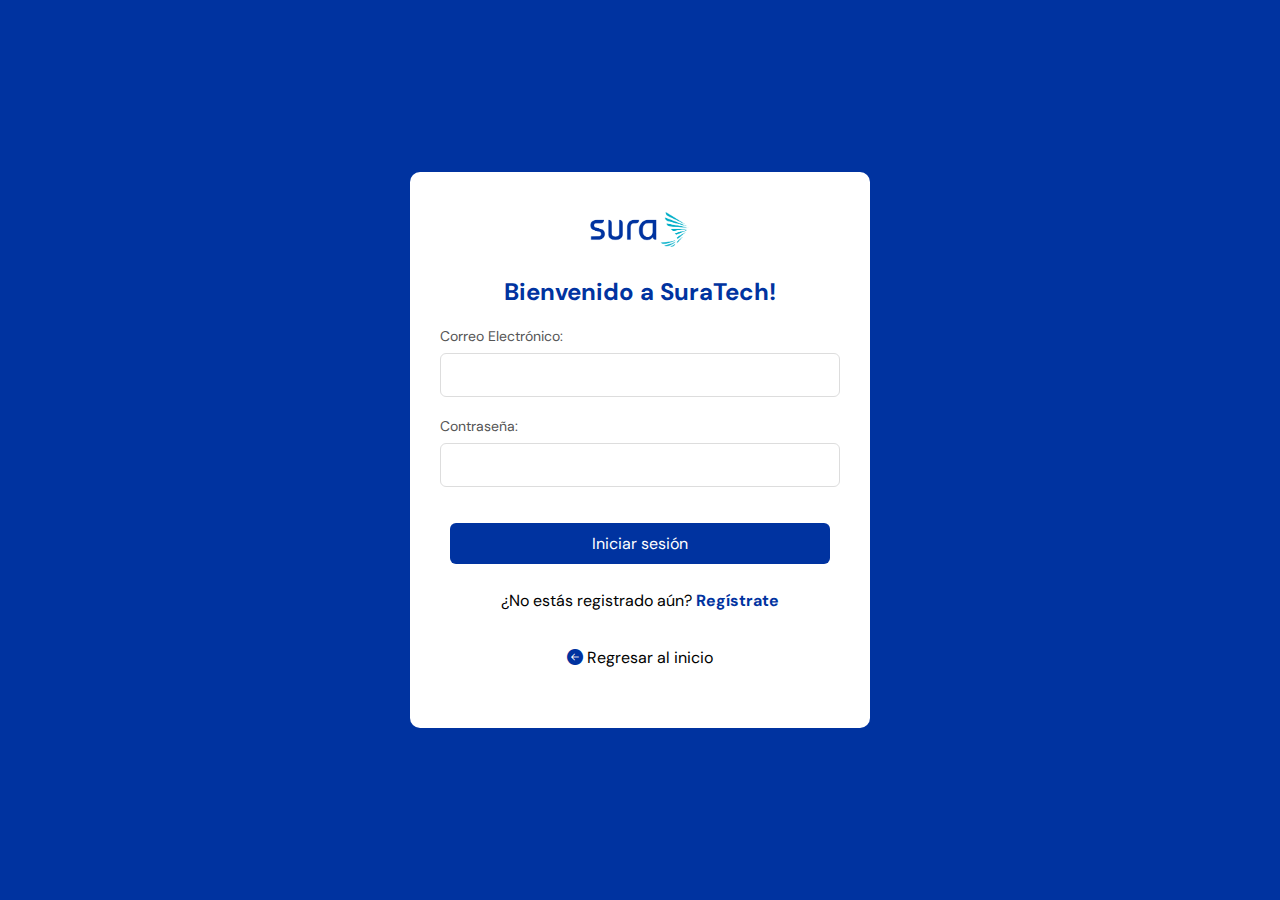
<file: IniciarSesion.html>
<!DOCTYPE html>
<html lang="es">
<head>
    <meta charset="UTF-8">
    <meta name="viewport" content="width=device-width, initial-scale=1.0">
    <title>Iniciar sesión</title>
    <link rel="shortcut icon" href="../../assets/img/logoredondo.jpg" type="image/x-icon">
    <link rel="stylesheet" href="./assets/styles/inicioSesion.css">
    <link rel="preconnect" href="https://fonts.googleapis.com">
    <link rel="preconnect" href="https://fonts.gstatic.com" crossorigin>
    <link href="https://fonts.googleapis.com/css2?family=DM+Sans:ital,opsz,wght@0,9..40,100..1000;1,9..40,100..1000&display=swap" rel="stylesheet">
    <link rel="stylesheet" href="https://cdn.jsdelivr.net/npm/bootstrap-icons@1.11.3/font/bootstrap-icons.min.css">
    <link rel="stylesheet" href="https://cdnjs.cloudflare.com/ajax/libs/animate.css/4.1.1/animate.min.css"/>
    

</head>
<body>
    <div class="container animate__animated animate__zoomIn">
        <img src="./assets/img/logoSura.png" width= "100px">
        <h2>Bienvenido a SuraTech!</h2>
        <form action="" method="POST">
            
            <label for="email">Correo Electrónico:</label>
            <input type="email" id="email" name="email" required>
            
            <label for="password">Contraseña:</label>
            <input type="password" id="password" name="password" required>
            
            
            <button type="submit" id="boton1">Iniciar sesión</button>
            <p><span>¿No estás registrado aún?</span> <a href="Registro.html">Regístrate</a></p>
            <button type="submit" id="boton2" onclick="window.location.href='index.html'"><i class="bi bi-arrow-left-circle-fill fs-4 regresar"></i> Regresar al inicio</button>
            
        </form>
    </div>
</body>
</html>

    
<script src="https://cdn.jsdelivr.net/npm/bootstrap@5.3.3/dist/js/bootstrap.bundle.min.js" integrity="sha384-YvpcrYf0tY3lHB60NNkmXc5s9fDVZLESaAA55NDzOxhy9GkcIdslK1eN7N6jIeHz" crossorigin="anonymous"></script>
</body>
</html>
</file>
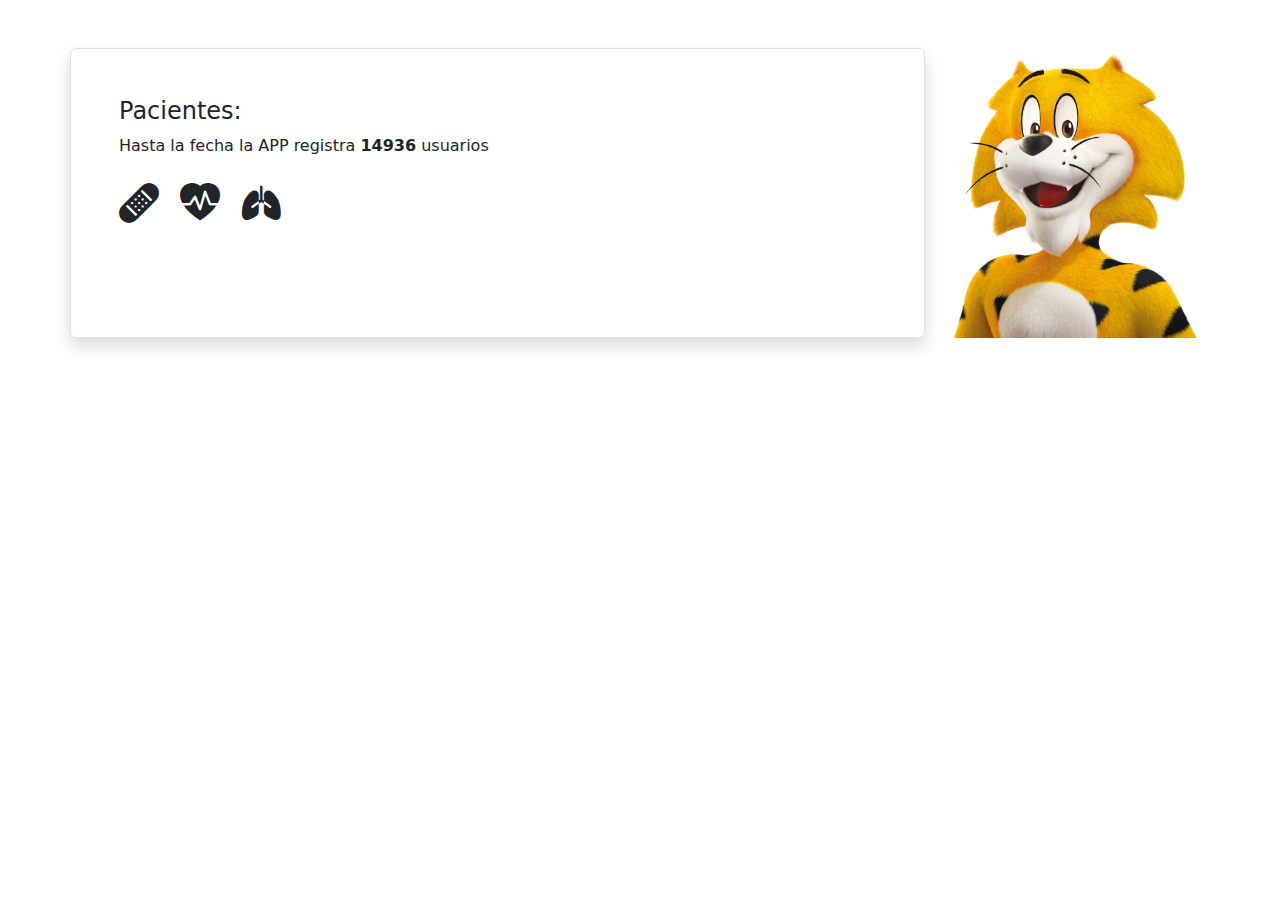
<file: src/views/dashboards/dashboardCliente.html>
<!DOCTYPE html>
<html lang="en">
<head>
    <meta charset="UTF-8">
    <meta name="viewport" content="width=device-width, initial-scale=1.0">
    <title>Pacientes registrados</title>
    <link href="https://cdn.jsdelivr.net/npm/bootstrap@5.3.3/dist/css/bootstrap.min.css" rel="stylesheet" integrity="sha384-QWTKZyjpPEjISv5WaRU9OFeRpok6YctnYmDr5pNlyT2bRjXh0JMhjY6hW+ALEwIH" crossorigin="anonymous">
		<link rel="stylesheet" href="https://cdn.jsdelivr.net/npm/bootstrap-icons@1.11.3/font/bootstrap-icons.min.css">
</head>
<body>
    <main>
        <section class="container my-5">
            <div class="row">
                <div class="col-12 col-md-9 border rounded p-5 shadow">
									<h4>Pacientes: </h4>
									<p>Hasta la fecha la APP registra <span class="fw-bold">14936</span> usuarios</p>
									<i class="bi bi-bandaid-fill fs-1"></i>
									<i class="bi bi-heart-pulse-fill fs-1 mx-3"></i>
									<i class="bi bi-lungs-fill fs-1"></i>
                </div>
								<div class="col-12 col-md-3">
									<img src="../../../assets/img/tigreLogo.webp" alt="" class="img-fluid">
								</div>
            </div>
        </section>
        <section class="container">
            <div class="row row-cols-1 row-cols-md-3 g-5" id="fila">
                
            
            </div>

        </section>
    </main>



    
    

    <script src="https://cdn.jsdelivr.net/npm/bootstrap@5.3.3/dist/js/bootstrap.bundle.min.js" integrity="sha384-YvpcrYf0tY3lHB60NNkmXc5s9fDVZLESaAA55NDzOxhy9GkcIdslK1eN7N6jIeHz" crossorigin="anonymous"></script>
    <script src="../../dashboardControllers/controladorpaciente.js"></script>
</body>
</html>
</file>
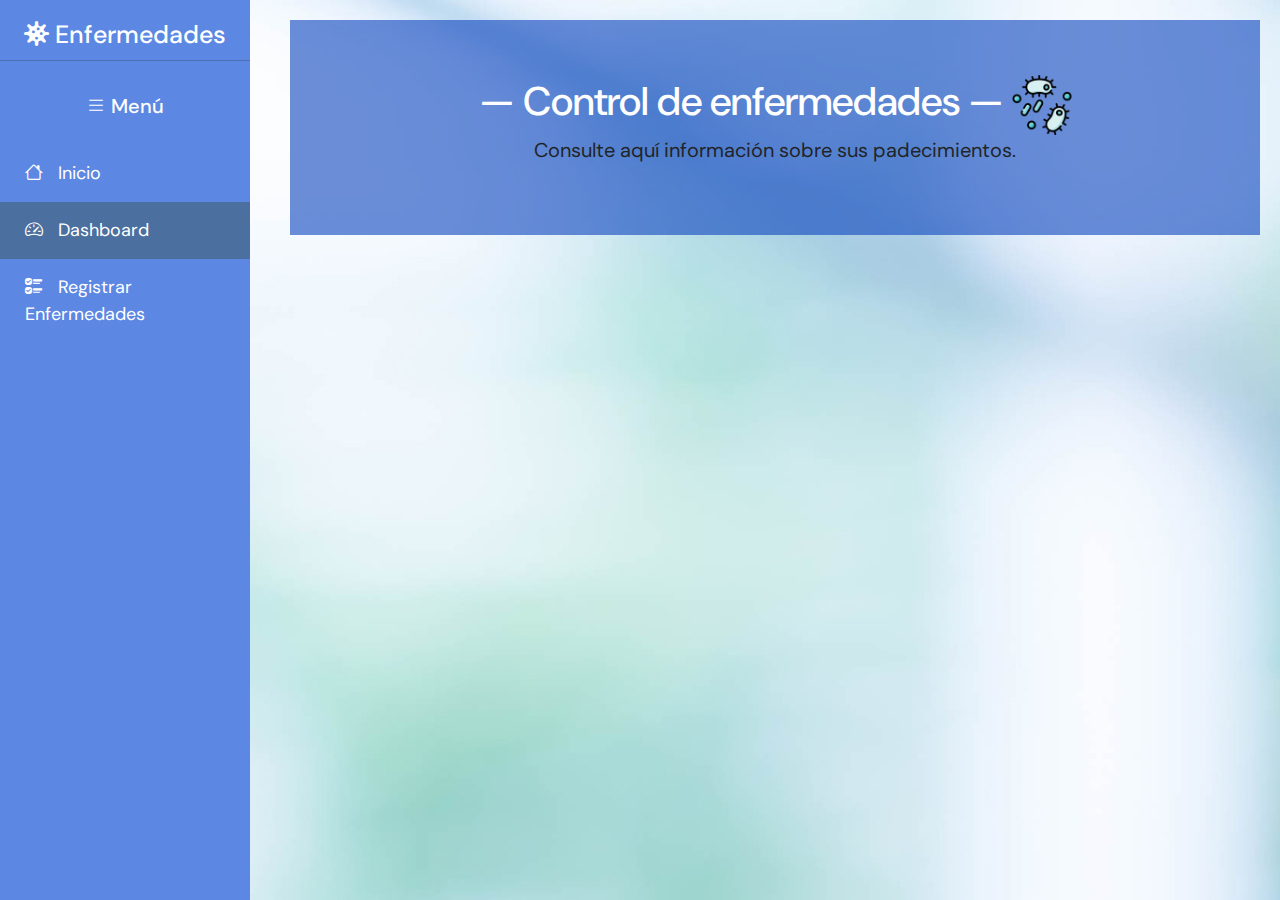
<file: src/views/dashboards/dashboardEnfermedad.html>
<!DOCTYPE html>
<html lang="en">
<head>
    <meta charset="UTF-8">
    <meta name="viewport" content="width=device-width, initial-scale=1.0">
    <title>Enfermedades registradas</title>
    <link rel="preconnect" href="https://fonts.gstatic.com" crossorigin>
    <link rel="stylesheet" href="https://cdn.jsdelivr.net/npm/bootstrap-icons@1.11.3/font/bootstrap-icons.min.css">
    <link href="https://fonts.googleapis.com/css2?family=DM+Sans:ital,opsz,wght@0,9..40,100..1000;1,9..40,100..1000&display=swap" rel="stylesheet">
    <link rel="shortcut icon" href="../../../assets/img/icon.png" type="image/x-icon">
    <link href="https://cdn.jsdelivr.net/npm/bootstrap@5.3.3/dist/css/bootstrap.min.css" rel="stylesheet" integrity="sha384-QWTKZyjpPEjISv5WaRU9OFeRpok6YctnYmDr5pNlyT2bRjXh0JMhjY6hW+ALEwIH" crossorigin="anonymous">
    <link rel="preconnect" href="https://fonts.googleapis.com">
    <link rel="stylesheet" href="../../../assets/styles/estilos.css">
    <link rel="stylesheet" href="../../../assets/styles/dashboard.css">
    <style>

        body {
        background-image: url('/assets/img/blurbg1.jpg');
        }

        .sidenav {
            height: 100%;
            width: 250px;
            position: fixed;
            top: 0;
            left: 0;
            background-color: #5c87e2;
            padding-top: 20px;
            z-index: 1;
        }

        .sidenav a {
            padding: 15px 25px;
            text-decoration: none;
            font-size: 18px;
            color: white;
            display: block;
        }

        .sidenav a:hover {
            background-color: #4b70a0;
        }

        .main-content {
            margin-left: 270px;
            padding: 20px;
        }

        .sidenav .active {
            background-color: #4b70a0;
        }
    </style>
</head>
<body>
    <div class="sidenav">
        <h1 class="text-white text-center fs-1"><i class="bi bi-virus2"></i>&nbsp;Enfermedades <strong></strong></h1>
        <hr>
        <br>
        <h2 class="text-white text-center"><i class="bi bi-list"></i>&nbsp;Menú</h2>
        <br>
        <a href="../../../index.html"> <i class="bi bi-house"></i>&nbsp;&nbsp;&nbsp;Inicio</a>
        <a href="#" class="active"><i class="bi bi-speedometer2"></i>&nbsp;&nbsp;&nbsp;Dashboard</a>
        <a href="../enfermedad.html"><i class="bi bi-ui-checks"></i>&nbsp;&nbsp;&nbsp;Registrar Enfermedades</a>
    </div>
    <main class="main-content">
        <div style="background-color: #1148be9e; padding: 40px; margin-bottom: 20px;">
            <h1 class="m-2 mt-4 text-center mb-0" style="color: #ffffff; font-size: 4rem;">— Control de enfermedades — <img src="../../../assets/img/enfermedad.png" width="60px" alt=""></h1>
            
            <p class="mt-0 text-center mb-5" style="font-size: 20px;">Consulte aquí información sobre sus padecimientos.</p>
        </div>

        <section class="container mt-5 ">
            <div class=" row row-cols-1 row-cols-md-3 mb-5 g-5" id="fila">
            <!-- tarjetas deswde jsvascript -->
            </div>
        </section>
       
        </div>
    </div>
    </main>

    <script src="https://cdn.jsdelivr.net/npm/bootstrap@5.3.3/dist/js/bootstrap.bundle.min.js" integrity="sha384-YvpcrYf0tY3lHB60NNkmXc5s9fDVZLESaAA55NDzOxhy9GkcIdslK1eN7N6jIeHz" crossorigin="anonymous"></script>
    <script src="../../dashboardControllers/controladorenfermedad.js" type="module"></script>
</body>
</html>
</file>
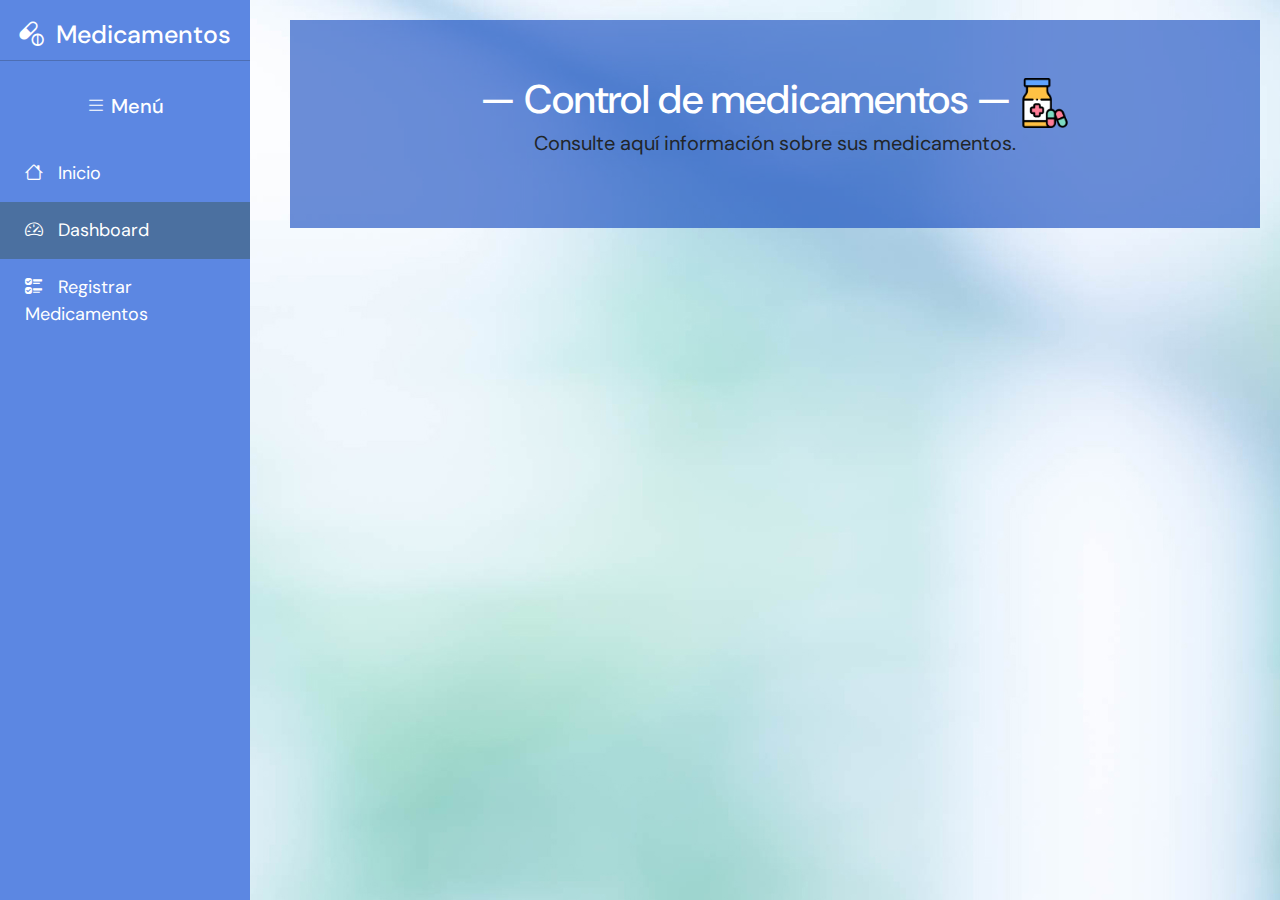
<file: src/views/dashboards/dashboardMedicamento.html>
<!DOCTYPE html>
<html lang="en">
<head>
    <meta charset="UTF-8">
    <meta name="viewport" content="width=device-width, initial-scale=1.0">
    <title>Medicamentos registrados</title>
    <link href="https://cdn.jsdelivr.net/npm/bootstrap@5.3.3/dist/css/bootstrap.min.css" rel="stylesheet" integrity="sha384-QWTKZyjpPEjISv5WaRU9OFeRpok6YctnYmDr5pNlyT2bRjXh0JMhjY6hW+ALEwIH" crossorigin="anonymous">
    <link rel="stylesheet" href="https://cdn.jsdelivr.net/npm/bootstrap-icons@1.11.3/font/bootstrap-icons.min.css">
    <link rel="preconnect" href="https://fonts.googleapis.com">
    <link rel="preconnect" href="https://fonts.gstatic.com" crossorigin>
    <link href="https://fonts.googleapis.com/css2?family=DM+Sans:ital,opsz,wght@0,9..40,100..1000;1,9..40,100..1000&display=swap" rel="stylesheet">
    <link rel="shortcut icon" href="../../../assets/img/icon.png" type="image/x-icon">
    <link rel="stylesheet" href="../../../assets/styles/estilos.css">
    <link rel="stylesheet" href="../../../assets/styles/dashboard.css">
    <style>

        body {
        background-image: url('/assets/img/blurbg1.jpg');
        }

        .sidenav {
            height: 100%;
            width: 250px;
            position: fixed;
            top: 0;
            left: 0;
            background-color: #5c87e2;
            padding-top: 20px;
            z-index: 1;
        }

        .sidenav a {
            padding: 15px 25px;
            text-decoration: none;
            font-size: 18px;
            color: white;
            display: block;
        }

        .sidenav a:hover {
            background-color: #4b70a0;
        }

        .main-content {
            margin-left: 270px;
            padding: 20px;
        }

        .sidenav .active {
            background-color: #4b70a0;
        }
    </style>
</head>
<body>
    <div class="sidenav">
        <h1 class="text-white text-center fs-1"><i class="bi bi-capsule-pill"></i> &nbsp;Medicamentos <strong></strong></h1>
        <hr>
        <br>
        <h2 class="text-white text-center"><i class="bi bi-list"></i>&nbsp;Menú</h2>
        <br>
        <a href="../../../index.html"> <i class="bi bi-house"></i>&nbsp;&nbsp;&nbsp;Inicio</a>
        <a href="#" class="active"><i class="bi bi-speedometer2"></i>&nbsp;&nbsp;&nbsp;Dashboard</a>
        <a href="../medicamento.html"><i class="bi bi-ui-checks"></i>&nbsp;&nbsp;&nbsp;Registrar Medicamentos</a>
    </div>
    <main class="main-content">
        <div style="background-color: #1148be9e; padding: 40px; margin-bottom: 20px;">
            <h1 class="m-2 mt-4 text-center mb-0" style="color: #ffffff; font-size: 4rem;">— Control de medicamentos — <img src="../../../assets/img/medicamento.png" width="50px" alt=""></h1>
            
            <p class="mt-0 text-center mb-5" style="font-size: 20px;">Consulte aquí información sobre sus medicamentos.</p>
        </div>

        <section class="container">
            <div class="row row-cols-1 row-cols-md-3 mb-5 g-5" id="fila">
               
            </div>
        </section>
    </main>

    <script src="https://cdn.jsdelivr.net/npm/bootstrap@5.3.3/dist/js/bootstrap.bundle.min.js" integrity="sha384-YvpcrYf0tY3lHB60NNkmXc5s9fDVZLESaAA55NDzOxhy9GkcIdslK1eN7N6jIeHz" crossorigin="anonymous"></script>
    <script src="../../dashboardControllers/controladormedicamento.js" type="module"></script>
</body>
</html>
</file>
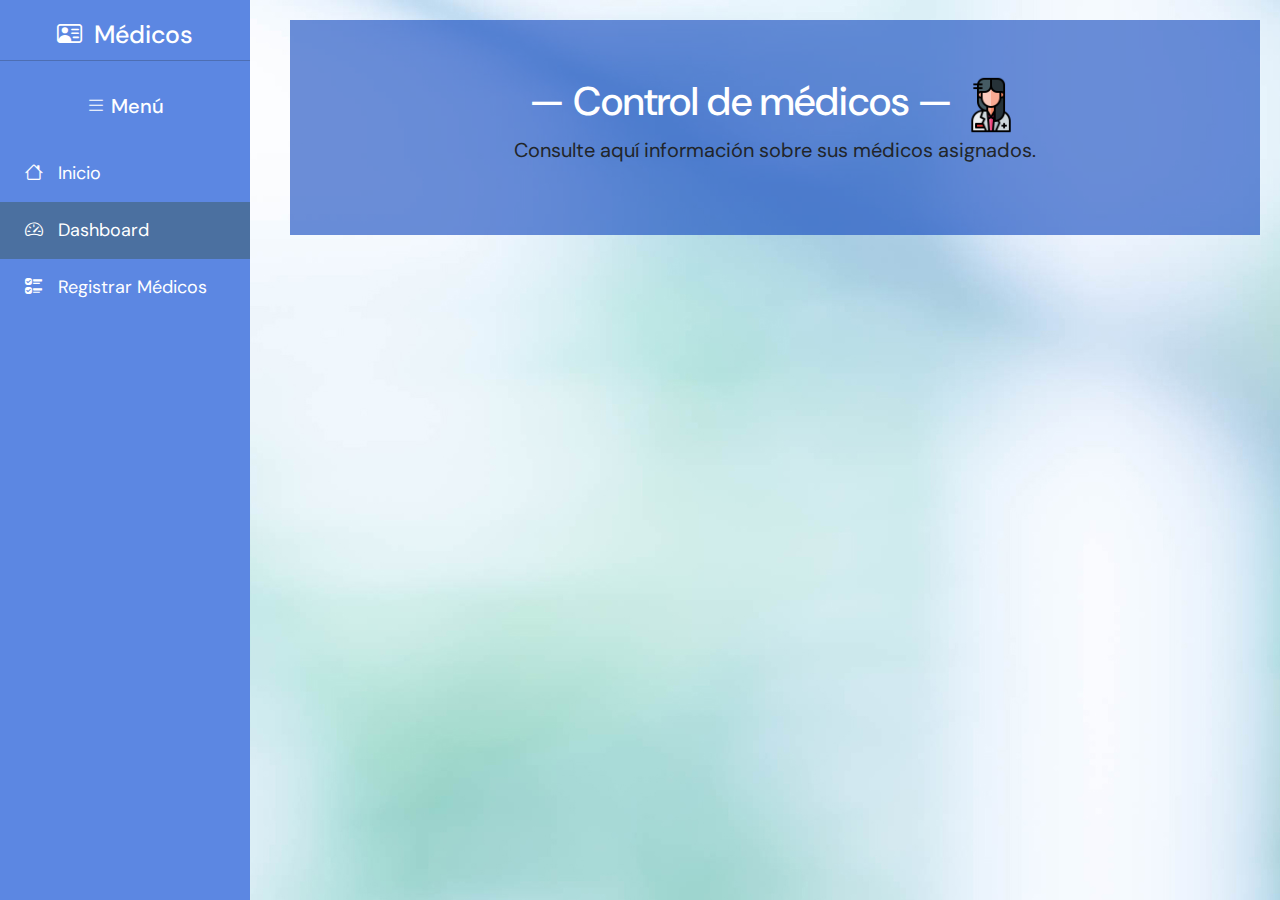
<file: src/views/dashboards/dashboardMedico.html>
<!DOCTYPE html>
<html lang="en">
<head>
    <meta charset="UTF-8">
    <meta name="viewport" content="width=device-width, initial-scale=1.0">
    <title>Médicos registrados</title>
    <link href="https://cdn.jsdelivr.net/npm/bootstrap@5.3.3/dist/css/bootstrap.min.css" rel="stylesheet" integrity="sha384-QWTKZyjpPEjISv5WaRU9OFeRpok6YctnYmDr5pNlyT2bRjXh0JMhjY6hW+ALEwIH" crossorigin="anonymous">
	<link rel="stylesheet" href="https://cdn.jsdelivr.net/npm/bootstrap-icons@1.11.3/font/bootstrap-icons.min.css">
    <link rel="preconnect" href="https://fonts.googleapis.com">
    <link rel="preconnect" href="https://fonts.gstatic.com" crossorigin>
    <link href="https://fonts.googleapis.com/css2?family=DM+Sans:ital,opsz,wght@0,9..40,100..1000;1,9..40,100..1000&display=swap" rel="stylesheet">
    <link rel="shortcut icon" href="../../../assets/img/icon.png" type="image/x-icon">
    <link rel="stylesheet" href="../../../assets/styles/estilos.css">
    <link rel="stylesheet" href="../../../assets/styles/dashboard.css">
    <style>

        body {
        background-image: url('/assets/img/blurbg1.jpg');
        }

        .sidenav {
            height: 100%;
            width: 250px;
            position: fixed;
            top: 0;
            left: 0;
            background-color: #5c87e2;
            padding-top: 20px;
            z-index: 1;
        }

        .sidenav a {
            padding: 15px 25px;
            text-decoration: none;
            font-size: 18px;
            color: white;
            display: block;
        }

        .sidenav a:hover {
            background-color: #4b70a0;
        }

        .main-content {
            margin-left: 270px;
            padding: 20px;
        }

        .sidenav .active {
            background-color: #4b70a0;
        }
    </style>
</head>
<body>
    <div class="sidenav">
        <h1 class="text-white text-center fs-1"><i class="bi bi-person-vcard"></i> &nbsp;Médicos<strong></strong></h1>
        <hr>
        <br>
        <h2 class="text-white text-center"><i class="bi bi-list"></i>&nbsp;Menú</h2>
        <br>
        <a href="../../../index.html"> <i class="bi bi-house"></i>&nbsp;&nbsp;&nbsp;Inicio</a>
        <a href="#" class="active"><i class="bi bi-speedometer2"></i>&nbsp;&nbsp;&nbsp;Dashboard</a>
        <a href="../medico.html"><i class="bi bi-ui-checks"></i>&nbsp;&nbsp;&nbsp;Registrar Médicos</a>
    </div>
    <main class="main-content">
        <div style="background-color: #1148be9e; padding: 40px; margin-bottom: 20px;">
            <h1 class="m-2 mt-4 text-center mb-0" style="color: #ffffff; font-size: 4rem;">— Control de médicos — <img src="../../../assets/img/medico.png" width="60px" alt=""></h1>
            
            <p class="mt-0 text-center mb-5" style="font-size: 20px;">Consulte aquí información sobre sus médicos asignados.</p>
        </div>
        <section class="container">
            <div class="row row-cols-1 row-cols-md-3 g-5 mb-5" id="fila">
                
            
            </div>

        </section>
    </main>



    
    

    <script src="https://cdn.jsdelivr.net/npm/bootstrap@5.3.3/dist/js/bootstrap.bundle.min.js" integrity="sha384-YvpcrYf0tY3lHB60NNkmXc5s9fDVZLESaAA55NDzOxhy9GkcIdslK1eN7N6jIeHz" crossorigin="anonymous"></script>
    <script src="../../dashboardControllers/controladormedico.js" type="module"></script>
</body>
</html>
</file>
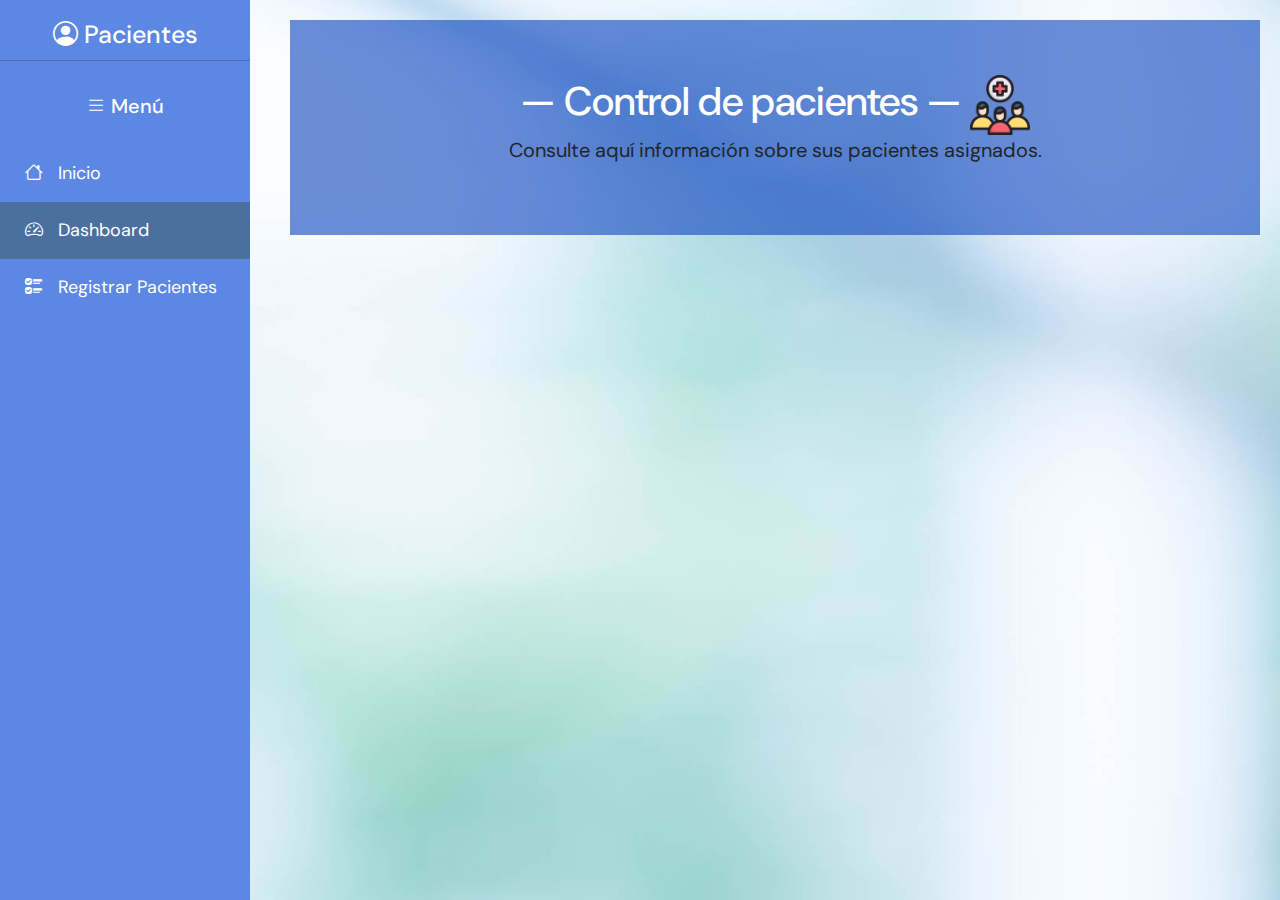
<file: src/views/dashboards/dashboardPaciente.html>
<!DOCTYPE html>
<html lang="en">
<head>
    <meta charset="UTF-8">
    <meta name="viewport" content="width=device-width, initial-scale=1.0">
    <title>Pacientes registrados</title>
    <link href="https://cdn.jsdelivr.net/npm/bootstrap@5.3.3/dist/css/bootstrap.min.css" rel="stylesheet" integrity="sha384-QWTKZyjpPEjISv5WaRU9OFeRpok6YctnYmDr5pNlyT2bRjXh0JMhjY6hW+ALEwIH" crossorigin="anonymous">
	<link rel="stylesheet" href="https://cdn.jsdelivr.net/npm/bootstrap-icons@1.11.3/font/bootstrap-icons.min.css">
    <link rel="preconnect" href="https://fonts.googleapis.com">
    <link rel="preconnect" href="https://fonts.gstatic.com" crossorigin>
    <link href="https://fonts.googleapis.com/css2?family=DM+Sans:ital,opsz,wght@0,9..40,100..1000;1,9..40,100..1000&display=swap" rel="stylesheet">
    <link rel="shortcut icon" href="../../../assets/img/icon.png" type="image/x-icon">
    <link rel="stylesheet" href="../../../assets/styles/estilos.css">
    <link rel="stylesheet" href="../../../assets/styles/dashboard.css">
    <style>

        body {
        background-image: url('/assets/img/blurbg1.jpg');
        }

        .sidenav {
            height: 100%;
            width: 250px;
            position: fixed;
            top: 0;
            left: 0;
            background-color: #5c87e2;
            padding-top: 20px;
            z-index: 1;
        }

        .sidenav a {
            padding: 15px 25px;
            text-decoration: none;
            font-size: 18px;
            color: white;
            display: block;
        }

        .sidenav a:hover {
            background-color: #4b70a0;
        }

        .main-content {
            margin-left: 270px;
            padding: 20px;
        }

        .sidenav .active {
            background-color: #4b70a0;
        }
    </style>
</head>
<body>
    <div class="sidenav">
        <h1 class="text-white text-center fs-1"><i class="bi bi-person-circle"></i>&nbsp;Pacientes<strong></strong></h1>
        <hr>
        <br>
        <h2 class="text-white text-center"><i class="bi bi-list"></i>&nbsp;Menú</h2>
        <br>
        <a href="../../../index.html"> <i class="bi bi-house"></i>&nbsp;&nbsp;&nbsp;Inicio</a>
        <a href="#" class="active"><i class="bi bi-speedometer2"></i>&nbsp;&nbsp;&nbsp;Dashboard</a>
        <a href="../paciente.html"><i class="bi bi-ui-checks"></i>&nbsp;&nbsp;&nbsp;Registrar Pacientes</a>
    </div>
    <main class="main-content">
        <div style="background-color: #1148be9e; padding: 40px; margin-bottom: 20px;">
            <h1 class="m-2 mt-4 text-center mb-0" style="color: #ffffff; font-size: 4rem;">— Control de pacientes — <img src="../../../assets/img/paciente.webp" width="60px" alt=""></h1>
            <p class="mt-0 text-center mb-5" style="font-size: 20px;">Consulte aquí información sobre sus pacientes asignados.</p>
        </div>
        <section class="container">
            <div class="row row-cols-1 row-cols-md-3 mb-5 g-5" id="fila">
                
            
            </div>

        </section>
    </main>
    <script src="https://cdn.jsdelivr.net/npm/bootstrap@5.3.3/dist/js/bootstrap.bundle.min.js" integrity="sha384-YvpcrYf0tY3lHB60NNkmXc5s9fDVZLESaAA55NDzOxhy9GkcIdslK1eN7N6jIeHz" crossorigin="anonymous"></script>
    <script src="../../dashboardControllers/controladorpaciente.js" type="module"></script>
</body>
</html>
</file>
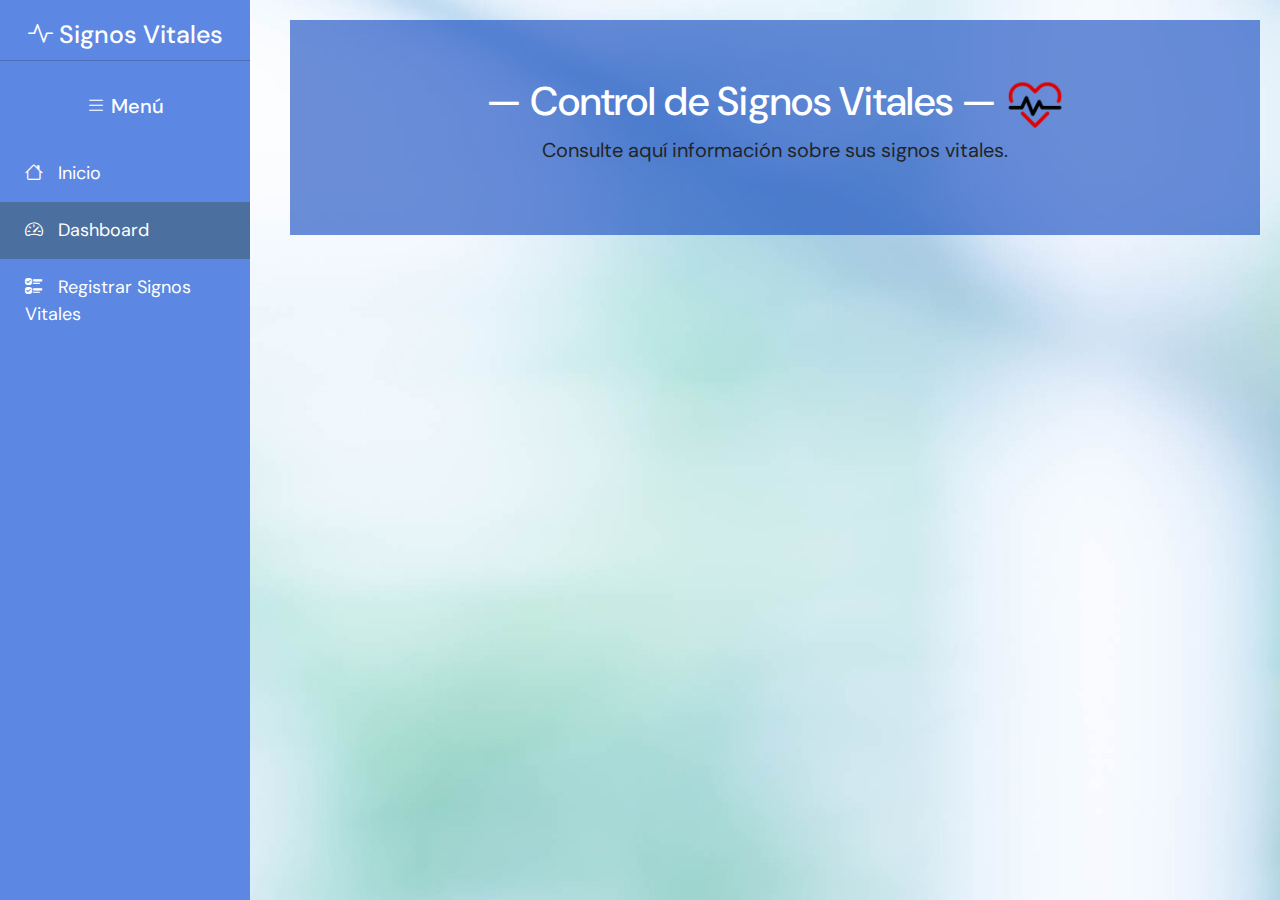
<file: src/views/dashboards/dashboardSignoVital.html>
<!DOCTYPE html>
<html lang="en">
<head>
    <meta charset="UTF-8">
    <meta name="viewport" content="width=device-width, initial-scale=1.0">
    <title>Signos registrados</title>
    <link href="https://cdn.jsdelivr.net/npm/bootstrap@5.3.3/dist/css/bootstrap.min.css" rel="stylesheet" integrity="sha384-QWTKZyjpPEjISv5WaRU9OFeRpok6YctnYmDr5pNlyT2bRjXh0JMhjY6hW+ALEwIH" crossorigin="anonymous">
	<link rel="stylesheet" href="https://cdn.jsdelivr.net/npm/bootstrap-icons@1.11.3/font/bootstrap-icons.min.css">
    <link rel="preconnect" href="https://fonts.googleapis.com">
    <link rel="preconnect" href="https://fonts.gstatic.com" crossorigin>
    <link href="https://fonts.googleapis.com/css2?family=DM+Sans:ital,opsz,wght@0,9..40,100..1000;1,9..40,100..1000&display=swap" rel="stylesheet">
    <link rel="shortcut icon" href="../../../assets/img/icon.png" type="image/x-icon">
    <link rel="stylesheet" href="../../../assets/styles/estilos.css">
    <link rel="stylesheet" href="../../../assets/styles/dashboard.css">
    <style>

        body {
        background-image: url('/assets/img/blurbg1.jpg');
        }

        .sidenav {
            height: 100%;
            width: 250px;
            position: fixed;
            top: 0;
            left: 0;
            background-color: #5c87e2;
            padding-top: 20px;
            z-index: 1;
        }

        .sidenav a {
            padding: 15px 25px;
            text-decoration: none;
            font-size: 18px;
            color: white;
            display: block;
        }

        .sidenav a:hover {
            background-color: #4b70a0;
        }

        .main-content {
            margin-left: 270px;
            padding: 20px;
        }

        .sidenav .active {
            background-color: #4b70a0;
        }
    </style>
</head>
<body>
    <div class="sidenav">
        <h1 class="text-white text-center fs-1"><i class="bi bi-activity"></i>&nbsp;Signos Vitales<strong></strong></h1>
        <hr>
        <br>
        <h2 class="text-white text-center"><i class="bi bi-list"></i>&nbsp;Menú</h2>
        <br>
        <a href="../../../index.html"> <i class="bi bi-house"></i>&nbsp;&nbsp;&nbsp;Inicio</a>
        <a href="#" class="active"><i class="bi bi-speedometer2"></i>&nbsp;&nbsp;&nbsp;Dashboard</a>
        <a href="../signoVital.html"><i class="bi bi-ui-checks"></i>&nbsp;&nbsp;&nbsp;Registrar Signos Vitales</a>
    </div>
    <main class="main-content">
        <div style="background-color: #1148be9e; padding: 40px; margin-bottom: 20px;">
            <h1 class="m-2 mt-4 text-center mb-0" style="color: #ffffff; font-size: 4rem;">— Control de Signos Vitales — <img src="../../../assets/img/signVitañl.png" width="60px" alt=""></h1>
            <p class="mt-0 text-center mb-5" style="font-size: 20px;">Consulte aquí información sobre sus signos vitales.</p>
        </div>
        <section class="container">
            <div class="row row-cols-1 row-cols-md-3 mb-5 g-5" id="fila">
                
            
            </div>

        </section>
    </main>

    <script src="https://cdn.jsdelivr.net/npm/bootstrap@5.3.3/dist/js/bootstrap.bundle.min.js" integrity="sha384-YvpcrYf0tY3lHB60NNkmXc5s9fDVZLESaAA55NDzOxhy9GkcIdslK1eN7N6jIeHz" crossorigin="anonymous"></script>
    <script src="../../dashboardControllers/controladorsignovital.js" type="module"></script>
</body>
</html>
</file>
<file: assets/styles/inicioSesion.css>
body {
    font-family: "DM Sans", serif;
    font-optical-sizing: auto;
    font-style: normal;
    background-color:#0033A0;
    height: 100vh;
    margin: 0;
    display: flex;
    justify-content: center;
    align-items: center;
}

*{
    font-family: "DM Sans", serif !important;
}
input, textarea
{
    font-optical-sizing: auto;
    font-style: normal;
}

.container {
    background-color: #ffffff;
    padding: 40px 30px;
    border-radius: 10px;
    width: 100%;
    max-width: 400px;
    text-align: center;
    position: relative;
    
}


h2 {
    font-size: 24px;
    margin-bottom: 20px;
    color: #0033A0;
}

form {
    display: flex;
    flex-direction: column;
    align-items: stretch;
}


label {
    font-size: 14px;
    margin-bottom: 8px;
    color: #555;
    text-align: left;
}

input {
    margin-bottom: 20px;
    padding: 12px;
    border: 1px solid #ddd;
    border-radius: 6px;
    font-size: 14px;
    transition: border 0.3s ease;
}

input:focus {
    border-color: #0033A0;
    outline: none;
}

label::selection,
button::selection,
h2::selection,
span::selection,
a::selection,
p::selection,
input::selection

{
    color: white;
    background-color: #0033A0;
}

#boton1 {
    padding: 10px;
    background-color:#0033A0;
    color: white;
    border: none;
    border-radius: 6px;
    cursor: pointer;
    font-size: 16px;
    margin: 10px;
    font-size: 16px !important;
    margin: 10px !important;
    margin-top: 1rem !important;
}

#boton2
{
    padding: 10px;
    border: none;
    border-radius: 6px;
    cursor: pointer;
    font-size: 16px;
    margin: 10px;
    background-color: transparent;
}
#boton1:hover 
{
    transform: scale(1.3);
    text-decoration: underline;
}

#boton2:hover
{
    transform: scale(1.2);
    font-weight: bold;
}

a
{
    text-decoration: none;
    color: #0033A0;
    font-weight: bolder;
}
.regresar, #boton2{
    color: #0033A0;
}
#boton2{
    color: black;
}
@media (max-width: 600px) {
    .container {
        padding: 20px;
    }
}
</file>
<file: assets/styles/estilos.css>
@import url('https://fonts.googleapis.com/css2?family=Inter:wght@100..900&display=swap');

footer {
    min-height: 500px;
    background-color: #0033A0
}

.footer-logo {
    height: 80px;
    width: 80px;
    margin: 10px;
}

.footer-texto {
    font-size: 1.5rem;
    padding: 20px;
    margin-bottom: 30px;
    font-family: 'Quicksand', sans-serif;
}

.iconos-redes-sociales a {
    width: 50px;
    height: 50px;
    display: flex;
    align-items: center;
    justify-content: center;
    padding: 2px;
    margin: 10px;
    border: 2px solid white;
    border-radius: 50%;
    transition: all 0.2s ease-in;
}

.iconos-redes-sociales i {
    color: white;
    font-size: 1.5rem;
    transition: all 0.2s ease-in;
}

.iconos-redes-sociales a:hover {
    background-color: white;
    border: 2px solid #000000;
}

.iconos-redes-sociales a:hover i {
    color: black;
}

.derechos-de-autor {
    font-size: 15px;
    color: #aeaeae;
    padding: 20px;
}


.seccion3 {
    display: flex;
    align-items: center;
    justify-content: center;
    padding: 20px;
    background-color: #ece9e9;
    margin-bottom: 30px;
}


.hover:hover{
    transform: scale(1.2);
}
:root{
    --maincolor:#0033A0;;
    --secondcolor:#f8a803;
    --thirdcolor:#f4ab01;
    --textcolor:#4A5764;
}

.mapa {
    display: flex;
    position: absolute;
    top: 60%; 
    right: 9px;
    transform: translateY(-50%); 
}

*{
    margin:0; 
    padding:0;
    box-sizing: border-box;
    outline: none; 
    border:none;
    text-decoration: none;
    transition:all .2s linear;
    font-family: "DM Sans", serif;
}

*{
    font-family: "DM Sans", serif !important;
}

.botonNav{
    padding: 10px;
    color: white !important; 
    background-color: #0033A0;
    border-radius: 10px;
}
.botonNav:hover{
    transform: scale(1.2) !important;
}
.btn-super-large {
    font-size: 1.75rem; 
    padding: 15px 15px; 
    height: auto; 
    color: #4A5764;
}

a{
    text-decoration: none;
}

html{
    font-size: 62.5%;
    overflow-x: hidden;
    scroll-behavior: smooth;
    scroll-padding-top: 6rem;
}
header{
    position: fixed;
    top: 0;
    left: 0;
    right: 0;
    text-decoration: none;
    display: flex;
    justify-content: space-between;
    align-items: center;
    padding: 1.5rem 7%;
    width: 100%;
    box-shadow: 0 .5rem 1rem rgba(0,0,0,.1);
    z-index: 1000;
    background-color: white !important;

}
.logo{
    width: 150px;
}
.logo img{
    width: 100%;
}
.navbar a{
    color: var(--textcolor);
    font-size: 1.7rem;
    margin: 1rem;
    position: relative;
    transition: 0.5s;
}
.navbar a:hover{
    color: var(--maincolor);
}

.navbar a::after{
    content: "";
    background-color: var(--maincolor);
    width: 0;
    position: absolute;
    height: 0.2rem;
    left: 0;
    margin-top: 0.5rem;
    top: 100%;
    transition: 0.5s;
}
.navbar a:hover::after{
    width: 100%;
}

#menu-bars{
    color: var(--textcolor);
    font-size: 2.5rem;
    cursor: pointer;
    margin-right: 1rem;
    display: none;
}
#menu-bars:hover{
    color: var(--maincolor);
}
.right-icons .btn{

    padding: 1.2rem 2rem;
    font-size: 1.7rem;
    background: var(--maincolor);
    color: white;
    text-decoration: none;
    cursor: pointer;
}
.right-icons .btn:hover{
    background-color: var(--secondcolor);
}

.main-home{
    padding: 2rem 7%;
    background-image: url(../img/blurbg1.jpg);
    width: 100%;
    min-height: 90vh;
    background-size: cover;
    background-position: center;
    background-repeat: no-repeat;
}

.home{
    display: flex;
    justify-content: space-between;
    align-items: center;
    margin-top: 6rem;
    flex-wrap: wrap;
    gap: 1rem;
}
.home .home-left-content{
    flex: 1 1 40rem;
}

.home-left-content span{
    font-size: 2rem;
    color: var(--maincolor);
    padding: 1rem 0;
    font-weight: bolder;
}
.home-left-content h2{
    font-size: 48px;
    margin: 1rem 0;
    
}
.home-left-content p{
    font-size: 1.7rem;
    color: var(--textcolor);
    line-height: 3rem;
}

.home-btn{
    display: flex;
    align-items: center;
    gap: 2rem;
    margin-top: 2rem;
}
.home-btn a{
    display: inline-block;
    padding: 1.5rem 3rem;
    background-color: var(--maincolor);
    font-size: 1.7rem;
    color: white;
    transition: 0.5s ease;
}
.home-btn a:hover{
    padding: 1.5rem 2.5rem;
}

.homebtnsec{
    background:transparent !important;
    color: var(--textcolor) !important;
    border: 1px solid var(--maincolor);
}
.homebtnsec:hover{
    background-color: var(--secondcolor) !important;
    color: white !important;
}

.home .home-right-content{
    flex: 1 1 50rem;
}

.home .home-right-content img{
    width: 100%;
    margin-top: 4rem;
}

.technology{
    padding: 3rem 7%;
}

.main-technology{
    display: flex;
    justify-content: space-between;
    flex-wrap: wrap;
    gap: 3rem;
    margin-top: -100px;
}
.inner-technology{
    flex: 1 1 300px;
    padding: 3rem 3rem;
    box-shadow: rgba(0, 0, 0, 0.24) 0px 3px 8px;
    
    background-size: cover;
    background-repeat: no-repeat;
    background-position: center;
    cursor: pointer;
    background-color: white;
    position: relative;
    z-index: 1;
}

.inner-technology span{
    width: 0;
    height: 100%;
    background-color: var(--maincolor);
    position: absolute;
    top: 0;
    left: 0;
    z-index: -1;
    transition: 0.5s;
    
}
.inner-technology:hover span{
    width: 100%;
}

.inner-technology:hover i{
    
    color: white;
}
.inner-technology:hover h2{
    color: white;
}
.inner-technology:hover p{
    color: white;
}
.inner-technology i{
    font-size: 48px;
    color: var(--maincolor);
}

.inner-technology h2{
    font-size: 2.5rem;
    padding: 1rem 0;
}
.inner-technology p{
    font-size: 1.5rem;
    line-height: 2.5rem;
    padding: 1rem 0;
}

.main-about{
    padding: 2rem 7%;
    width: 100%;
    background-image: url(images/backgroung-pattern-1.png);
    background-size: cover;
    background-position: center;
    background-repeat: no-repeat;
    
}

.carousel-item {
    position: relative;
    height: 500px;
    min-height: 300px;
    background-position: center;
    background-size: cover;
}

.carousel-item img {
    filter: brightness(0.6);
    object-fit: cover;
    width: 100%;
    height: 100%;
}
.main-about .about-heading{

    text-align: center;
    font-size: 40px;
    font-weight: bolder;
    color: var(--maincolor);
    border-bottom: 2px solid var(--secondcolor);
    width: 200px;
    margin: 0 auto;
    padding: 2rem 0;

}
.inner-main-about{
    display: flex;
    align-items: center;
    flex-wrap: wrap;
    gap: 2rem;
    
}

.about-inner-content-left{
    flex: 1 1 40rem;
}
.about-inner-content-left img{
    width: 90%;
    padding: 2rem;
}
.about-inner-content{
    flex: 1 1 45rem;
}
.about-inner-content img{
    width: 100%;
}
.about-right-content h2{
    font-size: 30px;
    padding: 1.5rem 0;
    color: black;
    font-weight: bolder;
    line-height: 4rem;
}
.about-right-content p{
    font-size: 1.5rem;
    padding: 1.5rem 0;
    color: var(--textcolor);
    font-family: "Inter", sans-serif;
    text-align: left;
    line-height: 2.5rem;
}
.aboutsec-content{
    line-height: 2.5rem !important;
}
.aboutbtn{
    padding: 1.5rem 3rem;
    background-color: transparent;
    border: 1px solid var(--maincolor);
    margin-top: 0.5rem;
    cursor: pointer;
    font-size: 1.5rem;
    transition: 0.5s all;
}
.aboutbtn:hover{
    background-color: var(--secondcolor);
    color: white;
    border:none;
    padding: 1.5rem 3.5rem;
}
.main-doctors{
    padding: 2rem 7%;
    background-image: url(images/backgroung-pattern-3.png);
    background-color: #f5f5f5;
    width: 100%;
    
    background-size: cover;
    background-position: center;
    background-repeat: no-repeat;
}
.doctors-heading{
    font-size: 30px;
    text-align: center;
   margin: 4rem;
   color: var(--maincolor);
}
.main-inner-doctor{
    display: flex;
    align-items: center;
    flex-wrap: wrap;
    gap: 6rem;
    
}
.doc-poster{
    flex: 1 1 300px;
    box-shadow: rgba(0, 0, 0, 0.35) 0px 5px 15px;
    position: relative;
    overflow: hidden;
    
}
.doc-poster img{
    width: 100%;
    border: 0.7rem solid var(--maincolor);
}
.doc-poster:hover img{
    border-radius: 0 50px 0 0;
}
.doc-icons{
    position: absolute;
    left: -100%;
    top: 10%;
    transition: 0.5s;
}
.doc-poster:hover .doc-icons{
    left: 5%;
}

.doc-icons i{
    font-size: 2rem;
    margin: 0.5rem;
    border: 1px solid var(--secondcolor);
    color: var(--maincolor);
    padding: 1rem;
    background-color: white;
    cursor: pointer;
    
}
.doc-icons i:hover{
    background-color: white;
    color: var(--secondcolor);
    border-radius: 10px !important;
    transform: scale(1.2);
    border: 1px solid var(--maincolor);
}
.doc-poster::after{
    content: "";
    background: linear-gradient(0deg, #f5f5f5 50%, transparent);
    position: absolute;
    width: 100%;
    height: 100%;
    left: 0;
    bottom: 0;
    z-index: 1;
    bottom: -200px;
    transition: 0.5s;
}
.doc-poster:hover:after{
    bottom: -100px;
}



.doc-details{
 position: absolute;
 text-align: center;
 z-index: 2;
 bottom: -30px;
 left: 40%;

}
.doc-details h2{
    color: black;
    font-size: 25px;
    padding: 2rem 0;
}

.doc-details i{
    padding: 0.5rem;
    font-size: 2.5rem;
    color: var(--maincolor);
    cursor: pointer;
}
.doc-details i:hover{
    color: var(--secondcolor);
    transform: scale(1.2);
}

.doc-poster:hover .doc-details{
    bottom: 10px;
}
.our-service{
    width: 100%;
    padding: 3rem 7%;
}
.service-heading h2{
    font-size: 40px;
    color: #2ec8a6;
    text-align: center;
    padding: 1rem 0;
    margin-bottom: 3rem;
}
.main-services{
    display: flex;
    align-items: center;
    flex-wrap: wrap;
    gap: 4rem;
    text-align: center;
}
.inner-services{
    flex: 1 1 300px;
    padding: 3rem 2rem;
    box-shadow: rgba(99, 99, 99, 0.2) 0px 2px 8px 0px;
    border: 2px solid var(--textcolor);
    
}
.inner-services:hover{
    transform: translateY(-10px);
    border-bottom: 2px solid var(--maincolor);
    background-color: #f5f5f5;
}
.inner-services:hover .service-icon{
    width: 100px;
    height: 100px;
    border-radius: 0;
    background-color: var(--maincolor);
    
}
.inner-services:hover .service-icon i{
    color: white;
    transform: scale(1.1);
}

.service-icon{
    width: 100px;
    height: 100px;
    line-height: 100px;
    margin: 0 auto;
    border-radius: 50%;
    border: 1px solid var(--maincolor);
    background-color: #f5f5f5;
}
.service-icon i{
    font-size: 3rem;
    color: var(--maincolor);
    padding: 1rem;
}
.inner-services h3{
    font-size: 2rem;
    padding-top: 2rem;
}
.inner-services p{
    font-size: 1.5rem;
    padding: 1.5rem 0;
    line-height: 2.5rem;
    
}

.main-review{
    padding: 2.5rem 7%;
    width: 100%;
    
}


.review-heading{
    text-align: center;
}

.review-heading h1{
    font-size: 40px;
    color: var(--maincolor);
    padding-bottom: 3rem;
}
.review-inner-content{
    display: flex;
    flex-wrap: wrap;
    align-items: center;
    gap: 4rem;
    text-align: center;
   padding: 4rem 0;
    
}
.review-box{
    flex: 1 1 300px;
    padding: 1rem;
    box-shadow: rgba(0, 0, 0, 0.35) 0px 5px 15px;
    border-radius: 0 50px 0 0;
    border: 2px solid var(--maincolor);
    cursor: pointer;
    transition: 1s;
}
.review-box:hover{
 
    border-radius: 50px 0 0 0;
    
}

.review-box img{
    border-radius: 100%;
    width: 100px;
    transition: 1s;
}
.review-box:hover img{
    transform: scale(1.1);
}
.review-stars{
    padding: 1rem 0;
}
.review-stars i{
    font-size: 2rem;
    color: var(--secondcolor);
    margin: 0.2rem;
}
.review-box h2{
    font-size: 2rem;
    padding-top: 2rem;
}
.review-box p{
    font-size: 1.5rem;
    padding: 1rem 1rem;
    padding-bottom: 2rem;
    line-height: 2.5rem;
}
.main-footer{
    padding: 4rem 7%;
    background-color: var(--textcolor);
}
.footer-inner{
    display: flex;
    align-items: center;
    flex-wrap: wrap;
}
.footer-content{
    flex: 1 1 200px;
    text-align: center;
}
.footer-content h1{
    color: white;
    font-size: 25px;
}
.link a{
    display: block;
    text-align: center;
    color: white;
    font-size: 1.5rem;
    padding: 1rem;
    margin: 0.5rem;
}
@media (max-width:768px) {

    html{
        font-size: 55%;
    }

    .right-icons{
        display: flex;
        align-items: center;
    }

    #menu-bars{
        
        display: initial;
    }

    header{
        padding: 2rem;
        background-color: white;
    }

    .navbar{
        position: absolute;
        top: 100%;
        left: -100%;
        height: 100vh;
        width: 100%;
        background-color: white;
    }
    .navbar.active{
        left: 0;
    }
    .navbar a{
        display: block;
        margin: 2rem;
        padding: 1rem;
        border: 1px solid var(--textcolor);
    }

    .home .home-left-content{
        margin-top: 50px;
        padding: 2rem;
    }

    .home .home-left-content h2{
        font-size: 30px;
    }
    .main-technology{
        
        margin-top: 0;
    }

    .about-right-content h2{
        font-size: 20px;
    }
    
}
</file>
<file: assets/styles/dashboard.css>
body {
    font-size: 15px; 
}

h1{
    font-size: 25px;
}

.bordepersonalizado {
    border-radius: 30px !important;
    border: 2px solid rgba(0, 0, 255, 0.688) ;
    box-shadow: 0px 4px 8px rgba(0, 0, 0, 0.549), 0px 2px 4px rgba(0, 0, 0, 0.06); 
    background-color: rgba(153, 153, 252, 0.347);
}
</file>
